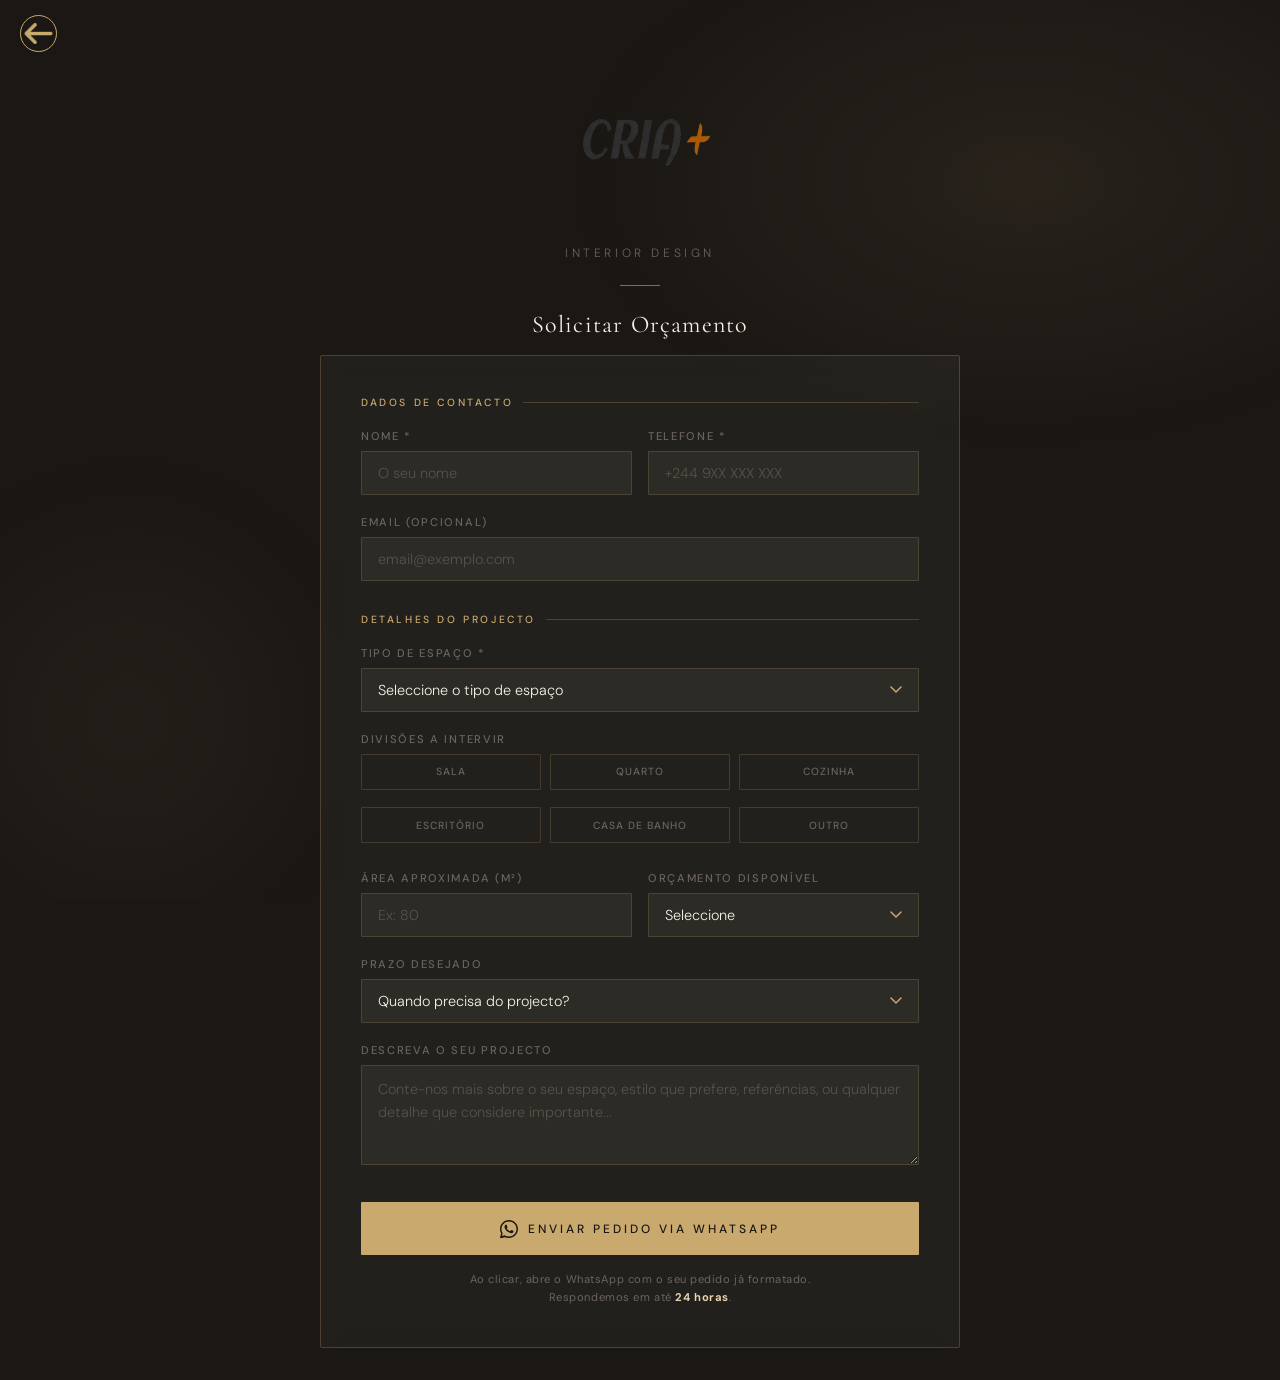
<file: formulario/index.html>
<!doctype html>
<html lang="pt-AO">
  <head>
    <meta charset="UTF-8" />
    <meta name="viewport" content="width=device-width, initial-scale=1.0" />

    <!-- SEO BÁSICO -->
    <title>Solicitar Orçamento | CRIA+ Móveis Planejados em Luanda</title>
    <meta
      name="description"
      content="Solicite um orçamento gratuito para móveis planejados de alto padrão em Luanda, Angola. A CRIA+ responde em até 24 horas."
    />
    <meta
      name="keywords"
      content="orçamento móveis planejados Luanda, solicitar orçamento design interiores Angola, CRIA+ orçamento gratuito"
    />
    <meta name="author" content="CRIA+" />
    <meta name="robots" content="index, follow" />

    <!-- CANONICAL -->
    <link rel="canonical" href="https://criamais.ao/formulario/" />

    <!-- OPEN GRAPH -->
    <meta property="og:type" content="website" />
    <meta property="og:site_name" content="CRIA+" />
    <meta
      property="og:title"
      content="Solicitar Orçamento | CRIA+ Móveis Planejados em Luanda"
    />
    <meta
      property="og:description"
      content="Solicite um orçamento gratuito para móveis planejados de alto padrão em Luanda, Angola. Respondemos em até 24 horas."
    />
    <meta property="og:image" content="https://criamais.ao/img/og-home.webp" />
    <meta property="og:url" content="https://criamais.ao/formulario/" />
    <meta property="og:locale" content="pt_AO" />

    <!-- TWITTER CARD -->
    <meta name="twitter:card" content="summary_large_image" />
    <meta
      name="twitter:title"
      content="Solicitar Orçamento | CRIA+ Móveis Planejados em Luanda"
    />
    <meta
      name="twitter:description"
      content="Solicite um orçamento gratuito para móveis planejados de alto padrão em Luanda, Angola."
    />
    <meta name="twitter:image" content="https://criamais.ao/img/og-home.webp" />

    <!-- FAVICON -->
    <link
      rel="shortcut icon"
      href="../favicon/favicon.png"
      type="image/x-icon"
    />

    <!-- PRECONNECT -->
    <link rel="preconnect" href="https://fonts.googleapis.com" />
    <link rel="preconnect" href="https://fonts.gstatic.com" crossorigin />

    <!-- FONTS -->
    <link
      href="https://fonts.googleapis.com/css2?family=Cormorant+Garamond:wght@300;400;500;600&family=DM+Sans:wght@300;400;500&display=swap"
      rel="stylesheet"
    />

    <link rel="stylesheet" href="css/formulario.css" />

    <!-- SCHEMA.ORG -->
    <script type="application/ld+json">
      [
        {
          "@context": "https://schema.org",
          "@type": "ContactPage",
          "name": "Solicitar Orçamento — CRIA+",
          "description": "Formulário de pedido de orçamento para móveis planejados de alto padrão da CRIA+ em Luanda, Angola.",
          "url": "https://criamais.ao/formulario/",
          "isPartOf": {
            "@type": "LocalBusiness",
            "name": "CRIA+",
            "telephone": "+244956112235",
            "email": "criamais@gmail.com",
            "openingHours": "Mo-Fr 08:00-18:00",
            "priceRange": "Kz Kz Kz",
            "address": {
              "@type": "PostalAddress",
              "streetAddress": "Pumangol — Madeira, Rua 1",
              "addressLocality": "Luanda",
              "addressCountry": "AO"
            },
            "sameAs": [
              "https://www.instagram.com/cria__mais/",
              "https://www.facebook.com/profile.php?id=61551887450486",
              "https://www.tiktok.com/@moveisdaterra"
            ]
          }
        },
        {
          "@context": "https://schema.org",
          "@type": "BreadcrumbList",
          "itemListElement": [
            {
              "@type": "ListItem",
              "position": 1,
              "name": "Início",
              "item": "https://criamais.ao/"
            },
            {
              "@type": "ListItem",
              "position": 2,
              "name": "Solicitar Orçamento",
              "item": "https://criamais.ao/formulario/"
            }
          ]
        }
      ]
    </script>
  </head>
  <body>
    <div id="voltar">
      <a href="../"
        ><img src="../img/arrow-left-solid.webp" alt="voltar" id="img-voltar"
      /></a>
    </div>
    <div class="container">
      <div class="header">
        <div class="logo">
          <img
            src="../img/Logo.webp"
            style="width: 200px; height: 200px"
            alt="CRIA+ Móveis Planejados Luanda"
          />
        </div>
        <div class="tagline">Interior Design</div>
        <div class="divider"></div>
        <div class="title" role="heading" aria-level="1">Solicitar Orçamento</div>
      </div>

      <div class="card">
        <div id="form-area">
          <div class="section">
            <div class="section-label">Dados de Contacto</div>
            <div class="row">
              <div class="field">
                <label for="nome">Nome *</label>
                <input
                  type="text"
                  id="nome"
                  placeholder="O seu nome"
                  required
                />
              </div>
              <div class="field">
                <label for="telefone">Telefone *</label>
                <input
                  type="tel"
                  id="telefone"
                  placeholder="+244 9XX XXX XXX"
                  required
                />
              </div>
            </div>
            <div class="field">
              <label for="email">Email (Opcional)</label>
              <input type="email" id="email" placeholder="email@exemplo.com" />
            </div>
          </div>

          <div class="section">
            <div class="section-label">Detalhes do Projecto</div>

            <div class="field">
              <label for="espaco">Tipo de Espaço *</label>
              <select id="espaco">
                <option value="" disabled selected>
                  Seleccione o tipo de espaço
                </option>
                <option value="Apartamento">Apartamento</option>
                <option value="Vivenda / Moradia">Vivenda / Moradia</option>
                <option value="Escritório">Escritório</option>
                <option value="Loja / Comércio">Loja / Comércio</option>
                <option value="Restaurante / Café">Restaurante / Café</option>
                <option value="Outro">Outro</option>
              </select>
            </div>

            <div class="field">
              <label>Divisões a intervir</label>
              <div class="tipos-grid">
                <div class="tipo-item">
                  <input type="checkbox" id="sala" value="Sala" /><label
                    for="sala"
                    >Sala</label
                  >
                </div>
                <div class="tipo-item">
                  <input type="checkbox" id="quarto" value="Quarto" /><label
                    for="quarto"
                    >Quarto</label
                  >
                </div>
                <div class="tipo-item">
                  <input type="checkbox" id="cozinha" value="Cozinha" /><label
                    for="cozinha"
                    >Cozinha</label
                  >
                </div>
                <div class="tipo-item">
                  <input
                    type="checkbox"
                    id="escritorio"
                    value="Escritório"
                  /><label for="escritorio">Escritório</label>
                </div>
                <div class="tipo-item">
                  <input
                    type="checkbox"
                    id="casa-banho"
                    value="Casa de banho"
                  /><label for="casa-banho">Casa de banho</label>
                </div>
                <div class="tipo-item">
                  <input type="checkbox" id="outro-div" value="Outro" /><label
                    for="outro-div"
                    >Outro</label
                  >
                </div>
              </div>
            </div>

            <div class="row">
              <div class="field">
                <label for="area">Área aproximada (m²)</label>
                <input type="number" id="area" placeholder="Ex: 80" min="1" />
              </div>
              <div class="field">
                <label for="orcamento">Orçamento disponível</label>
                <select id="orcamento">
                  <option value="" disabled selected>Seleccione</option>
                  <option value="Menos de 500.000 Kz">
                    Menos de 500.000 Kz
                  </option>
                  <option value="500.000 – 1.000.000 Kz">
                    500.000 – 1.000.000 Kz
                  </option>
                  <option value="1.000.000 – 3.000.000 Kz">
                    1.000.000 – 3.000.000 Kz
                  </option>
                  <option value="Mais de 3.000.000 Kz">
                    Mais de 3.000.000 Kz
                  </option>
                  <option value="A definir">A definir / Flexível</option>
                </select>
              </div>
            </div>

            <div class="field">
              <label for="prazo">Prazo desejado</label>
              <select id="prazo">
                <option value="" disabled selected>
                  Quando precisa do projecto?
                </option>
                <option value="Urgente (menos de 1 mês)">
                  Urgente (menos de 1 mês)
                </option>
                <option value="1 a 3 meses">1 a 3 meses</option>
                <option value="3 a 6 meses">3 a 6 meses</option>
                <option value="Mais de 6 meses">Mais de 6 meses</option>
                <option value="Sem prazo definido">Sem prazo definido</option>
              </select>
            </div>

            <div class="field">
              <label for="descricao">Descreva o seu projecto</label>
              <textarea
                id="descricao"
                placeholder="Conte-nos mais sobre o seu espaço, estilo que prefere, referências, ou qualquer detalhe que considere importante..."
              ></textarea>
            </div>
          </div>

          <button class="btn" onclick="enviarWhatsApp()">
            <svg viewBox="0 0 24 24" fill="currentColor">
              <path
                d="M17.472 14.382c-.297-.149-1.758-.867-2.03-.967-.273-.099-.471-.148-.67.15-.197.297-.767.966-.94 1.164-.173.199-.347.223-.644.075-.297-.15-1.255-.463-2.39-1.475-.883-.788-1.48-1.761-1.653-2.059-.173-.297-.018-.458.13-.606.134-.133.298-.347.446-.52.149-.174.198-.298.298-.497.099-.198.05-.371-.025-.52-.075-.149-.669-1.612-.916-2.207-.242-.579-.487-.5-.669-.51-.173-.008-.371-.01-.57-.01-.198 0-.52.074-.792.372-.272.297-1.04 1.016-1.04 2.479 0 1.462 1.065 2.875 1.213 3.074.149.198 2.096 3.2 5.077 4.487.709.306 1.262.489 1.694.625.712.227 1.36.195 1.871.118.571-.085 1.758-.719 2.006-1.413.248-.694.248-1.289.173-1.413-.074-.124-.272-.198-.57-.347z"
              />
              <path
                d="M12 0C5.373 0 0 5.373 0 12c0 2.123.554 4.117 1.526 5.845L.057 23.428a.75.75 0 00.918.918l5.638-1.47A11.95 11.95 0 0012 24c6.627 0 12-5.373 12-12S18.627 0 12 0zm0 22c-1.907 0-3.693-.513-5.228-1.406l-.374-.222-3.878 1.011 1.01-3.773-.235-.386A9.96 9.96 0 012 12C2 6.477 6.477 2 12 2s10 4.477 10 10-4.477 10-10 10z"
              />
            </svg>
            Enviar pedido via WhatsApp
          </button>

          <p class="note">
            Ao clicar, abre o WhatsApp com o seu pedido já formatado.<br />
            Respondemos em até
            <strong style="color: var(--gold-light)">24 horas</strong>.
          </p>
        </div>

        <div class="success" id="success-area">
          <div class="success-icon">
            <svg
              width="24"
              height="24"
              viewBox="0 0 24 24"
              fill="none"
              stroke="#C9A96E"
              stroke-width="1.5"
            >
              <polyline points="20 6 9 17 4 12" />
            </svg>
          </div>
          <h3>Pedido enviado!</h3>
          <p>
            Abrimos o WhatsApp com o seu pedido.<br />Envie a mensagem lá para
            concluir. A equipa CRIA+ responde em breve.
          </p>
        </div>
      </div>
    </div>

    <div class="loader">
      <div class="loader-content">
        <img src="../img/Logo.webp" alt="CRIA+" />
        <div class="loader-barra-fundo">
          <div class="loader-barra"></div>
        </div>
      </div>
    </div>

    <script src="Js/formulario.js"></script>
  </body>
</html>
</file>
<file: formulario/css/formulario.css>
@charset "UTF-8";

*,
*::before,
*::after {
  box-sizing: border-box;
  margin: 0;
  padding: 0;
}

:root {
  --cream: #f5f0e8;
  --dark: #1a1714;
  --gold: #c9a96e;
  --gold-light: #e8d5b0;
  --mid: #6b6460;
  --white: #fdfcfa;
  --border: rgba(201, 169, 110, 0.25);
}

html {
  overflow-x: hidden;
}
body {
  background: var(--dark);
  font-family: "DM Sans", sans-serif;
  min-height: 100vh;
  display: flex;
  align-items: center;
  justify-content: center;
  padding: 2rem 1rem;
  position: relative;
  overflow-x: hidden;
}

body::before {
  content: "";
  position: fixed;
  inset: 0;
  background:
    radial-gradient(
      ellipse 60% 50% at 80% 20%,
      rgba(201, 169, 110, 0.08) 0%,
      transparent 60%
    ),
    radial-gradient(
      ellipse 40% 60% at 10% 80%,
      rgba(201, 169, 110, 0.05) 0%,
      transparent 50%
    );
  pointer-events: none;
}

.container {
  width: 100%;
  max-width: 640px;
  position: relative;
}

.header {
  text-align: center;
  margin-bottom: 1rem;
  animation: fadeDown 0.8s ease both;
}

.tagline {
  font-size: 0.75rem;
  font-weight: 300;
  letter-spacing: 0.3em;
  color: var(--mid);
  text-transform: uppercase;
  margin-top: 0.5rem;
}

.divider {
  width: 40px;
  height: 1px;
  background: var(--gold);
  margin: 1.5rem auto;
  opacity: 0.6;
}

.title {
  font-family: "Cormorant Garamond", serif;
  font-size: 1.5rem;
  font-weight: 400;
  color: var(--cream);
  letter-spacing: 0.05em;
}

.card {
  background: rgba(245, 240, 232, 0.04);
  border: 1px solid var(--border);
  border-radius: 2px;
  padding: 2.5rem;
  backdrop-filter: blur(10px);
  animation: fadeUp 0.8s 0.2s ease both;
}

.section-label {
  font-size: 0.65rem;
  font-weight: 500;
  letter-spacing: 0.25em;
  color: var(--gold);
  text-transform: uppercase;
  margin-bottom: 1.25rem;
  display: flex;
  align-items: center;
  gap: 10px;
}

.section-label::after {
  content: "";
  flex: 1;
  height: 1px;
  background: var(--border);
}

.section {
  margin-bottom: 2rem;
}

.row {
  display: grid;
  grid-template-columns: 1fr 1fr;
  gap: 1rem;
}

.field {
  margin-bottom: 1.25rem;
  position: relative;
}

.field:last-child {
  margin-bottom: 0;
}

label {
  display: block;
  font-size: 0.7rem;
  font-weight: 500;
  letter-spacing: 0.15em;
  color: var(--mid);
  text-transform: uppercase;
  margin-bottom: 0.5rem;
}

input,
select,
textarea {
  width: 100%;
  background: rgba(245, 240, 232, 0.05);
  border: 1px solid rgba(201, 169, 110, 0.2);
  border-radius: 1px;
  color: var(--cream);
  font-family: "DM Sans", sans-serif;
  font-size: 0.9rem;
  font-weight: 300;
  padding: 0.75rem 1rem;
  transition:
    border-color 0.3s,
    background 0.3s;
  outline: none;
  appearance: none;
  -webkit-appearance: none;
}

input::placeholder,
textarea::placeholder {
  color: rgba(245, 240, 232, 0.2);
}

input:focus,
select:focus,
textarea:focus {
  border-color: var(--gold);
  background: rgba(201, 169, 110, 0.06);
}

select {
  background-image: url("data:image/svg+xml,%3Csvg xmlns='http://www.w3.org/2000/svg' width='12' height='8' viewBox='0 0 12 8'%3E%3Cpath d='M1 1l5 5 5-5' stroke='%23C9A96E' stroke-width='1.5' fill='none' stroke-linecap='round'/%3E%3C/svg%3E");
  background-repeat: no-repeat;
  background-position: right 1rem center;
  padding-right: 2.5rem;
  cursor: pointer;
}

select option {
  background: #2a2420;
  color: var(--cream);
}

textarea {
  resize: vertical;
  min-height: 100px;
  line-height: 1.6;
}

.tipos-grid {
  display: grid;
  grid-template-columns: repeat(3, 1fr);
  gap: 0.6rem;
}

.tipo-item {
  position: relative;
}

.tipo-item input[type="checkbox"] {
  position: absolute;
  opacity: 0;
  width: 0;
  height: 0;
}

.tipo-item label {
  display: flex;
  align-items: center;
  justify-content: center;
  text-align: center;
  padding: 0.65rem 0.5rem;
  border: 1px solid rgba(201, 169, 110, 0.2);
  border-radius: 1px;
  cursor: pointer;
  font-size: 0.65rem;
  letter-spacing: 0.1em;
  color: var(--mid);
  transition: all 0.25s;
  text-transform: uppercase;
  font-weight: 500;
}

.tipo-item input:checked + label {
  border-color: var(--gold);
  background: rgba(201, 169, 110, 0.1);
  color: var(--gold);
}

.tipo-item label:hover {
  border-color: rgba(201, 169, 110, 0.5);
  color: var(--cream);
}

.btn {
  width: 100%;
  background: var(--gold);
  color: var(--dark);
  border: none;
  border-radius: 1px;
  font-family: "DM Sans", sans-serif;
  font-size: 0.75rem;
  font-weight: 500;
  letter-spacing: 0.25em;
  text-transform: uppercase;
  padding: 1.1rem 2rem;
  cursor: pointer;
  transition: all 0.3s;
  display: flex;
  align-items: center;
  justify-content: center;
  gap: 10px;
  margin-top: 2rem;
  position: relative;
  overflow: hidden;
}

.btn::before {
  content: "";
  position: absolute;
  inset: 0;
  background: rgba(255, 255, 255, 0.15);
  transform: translateX(-100%);
  transition: transform 0.4s ease;
}

.btn:hover::before {
  transform: translateX(0);
}
.btn:hover {
  box-shadow: 0 8px 30px rgba(201, 169, 110, 0.3);
}
.btn:active {
  transform: scale(0.99);
}

.btn svg {
  width: 18px;
  height: 18px;
  flex-shrink: 0;
}

.note {
  text-align: center;
  font-size: 0.7rem;
  color: var(--mid);
  margin-top: 1rem;
  letter-spacing: 0.05em;
  line-height: 1.6;
}

.note a {
  color: var(--gold);
  text-decoration: none;
}

.success {
  display: none;
  text-align: center;
  padding: 3rem 2rem;
  animation: fadeUp 0.5s ease both;
}

.success-icon {
  width: 60px;
  height: 60px;
  border: 1px solid var(--gold);
  border-radius: 50%;
  display: flex;
  align-items: center;
  justify-content: center;
  margin: 0 auto 1.5rem;
}

.success h3 {
  font-family: "Cormorant Garamond", serif;
  font-size: 1.8rem;
  font-weight: 400;
  color: var(--cream);
  margin-bottom: 0.5rem;
}

.success p {
  color: var(--mid);
  font-size: 0.85rem;
  line-height: 1.7;
}

@keyframes fadeDown {
  from {
    opacity: 0;
    transform: translateY(-20px);
  }
  to {
    opacity: 1;
    transform: translateY(0);
  }
}

@keyframes fadeUp {
  from {
    opacity: 0;
    transform: translateY(20px);
  }
  to {
    opacity: 1;
    transform: translateY(0);
  }
}
@keyframes pulsar {
  from {
    opacity: 0.7;
  }
  to {
    opacity: 1;
  }
}

.loader {
  position: fixed;
  inset: 0;
  background: #111;
  display: flex;
  align-items: center;
  justify-content: center;
  z-index: 99999;
  transition: opacity 0.5s ease;
}

.loader-content {
  display: flex;
  flex-direction: column;
  align-items: center;
  gap: 24px;
}

.loader img {
  width: 250px;
  animation: pulsar 1s ease-in-out infinite alternate;
}

.loader-barra-fundo {
  width: 200px;
  height: 3px;
  background: rgba(255, 255, 255, 0.1);
  border-radius: 10px;
  overflow: hidden;
}

.loader-barra {
  height: 100%;
  width: 0%;
  background: #d88916;
  border-radius: 10px;
  animation: carregar 0.9s ease forwards;
}
#voltar {
  position: absolute;
  top: 5px;
  left: 10px;
  padding: 10px;
}
#voltar a {
  display: block;
  margin: auto;
  border: 0.5px solid #c9a96e;
  border-radius: 50%;
}
#img-voltar {
  width: 35px;
  height: 35px;
  display: block;
  margin: auto;
}

@keyframes carregar {
  from {
    width: 0%;
  }
  to {
    width: 100%;
  }
}

.loader.hide {
  opacity: 0;
  pointer-events: none;
}

@media (max-width: 768px) {

  body{
     overflow-x: hidden;
  }
  .card {
    padding: 1.75rem 1.25rem;
  }
  .row {
    grid-template-columns: 1fr;
  }
  .tipos-grid {
    grid-template-columns: repeat(2, 1fr);
  }
  .logo {
    font-size: 2.2rem;
  }
}
</file>
